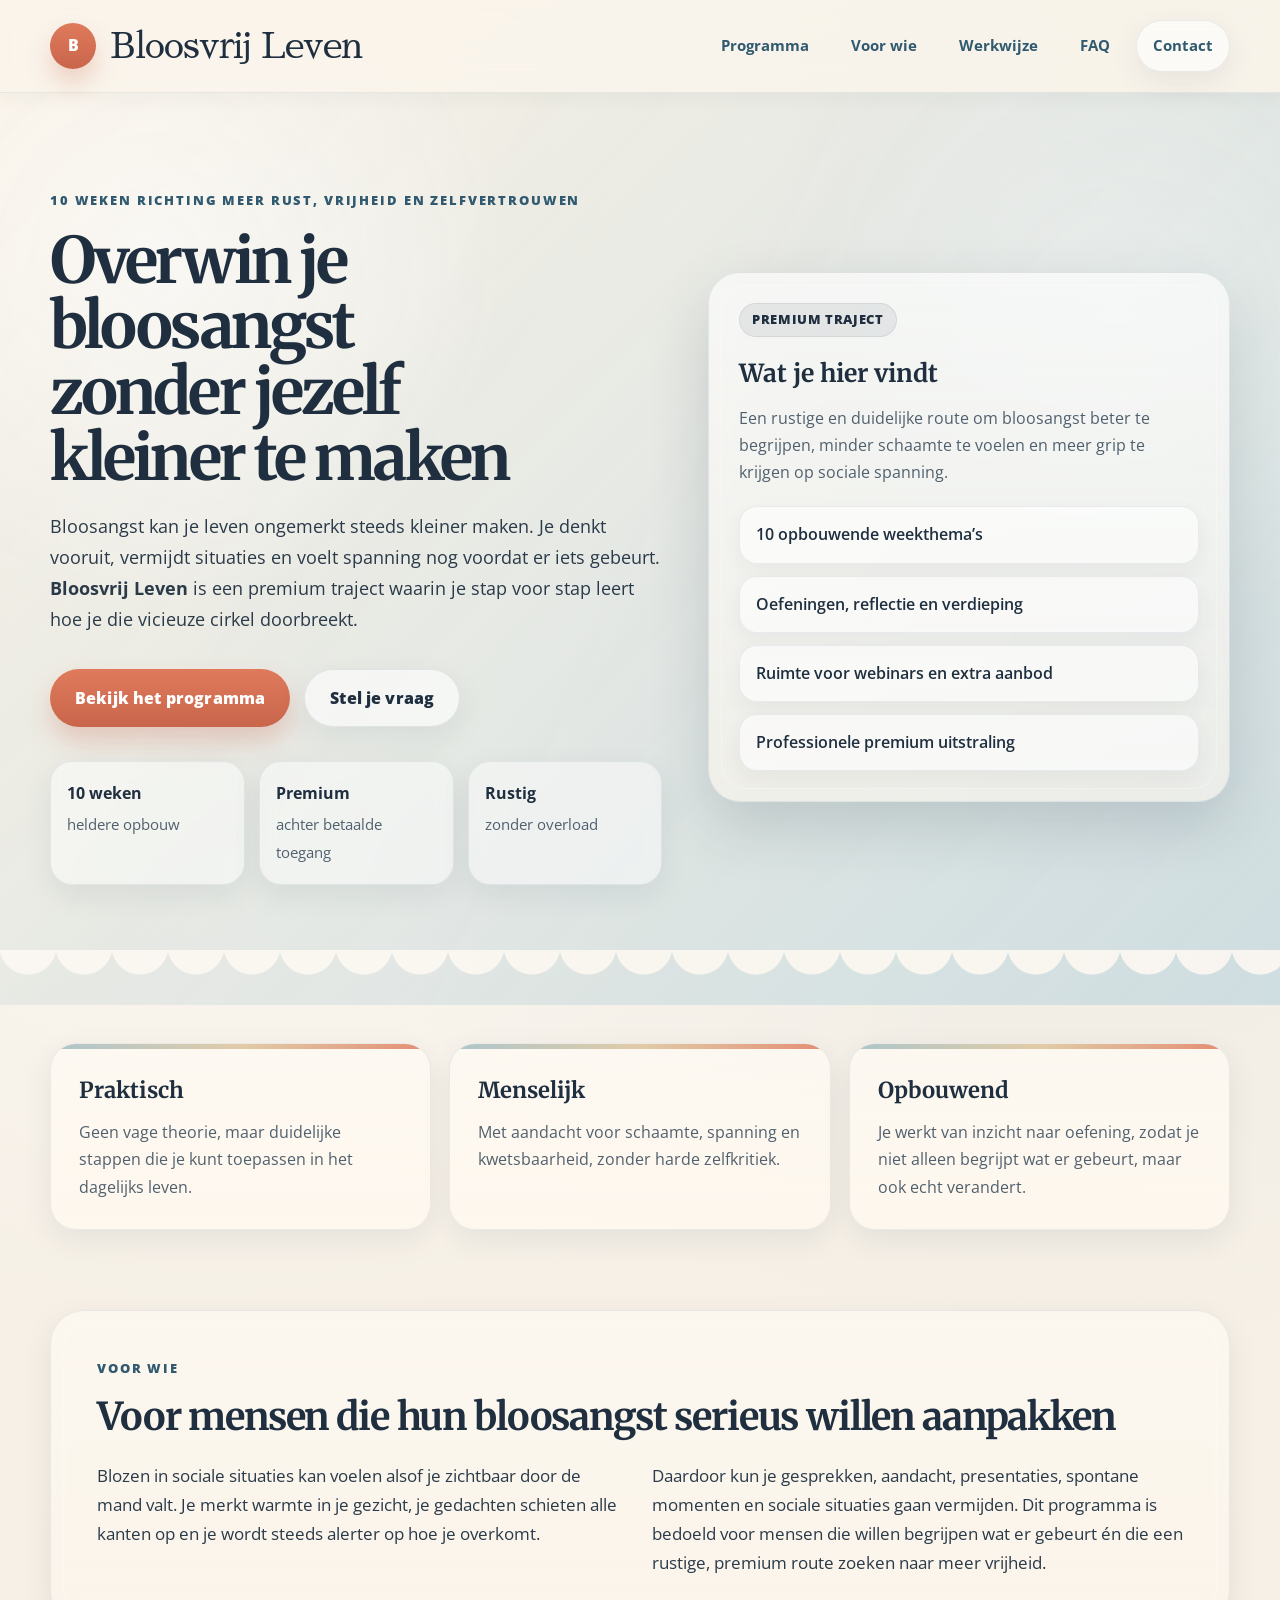
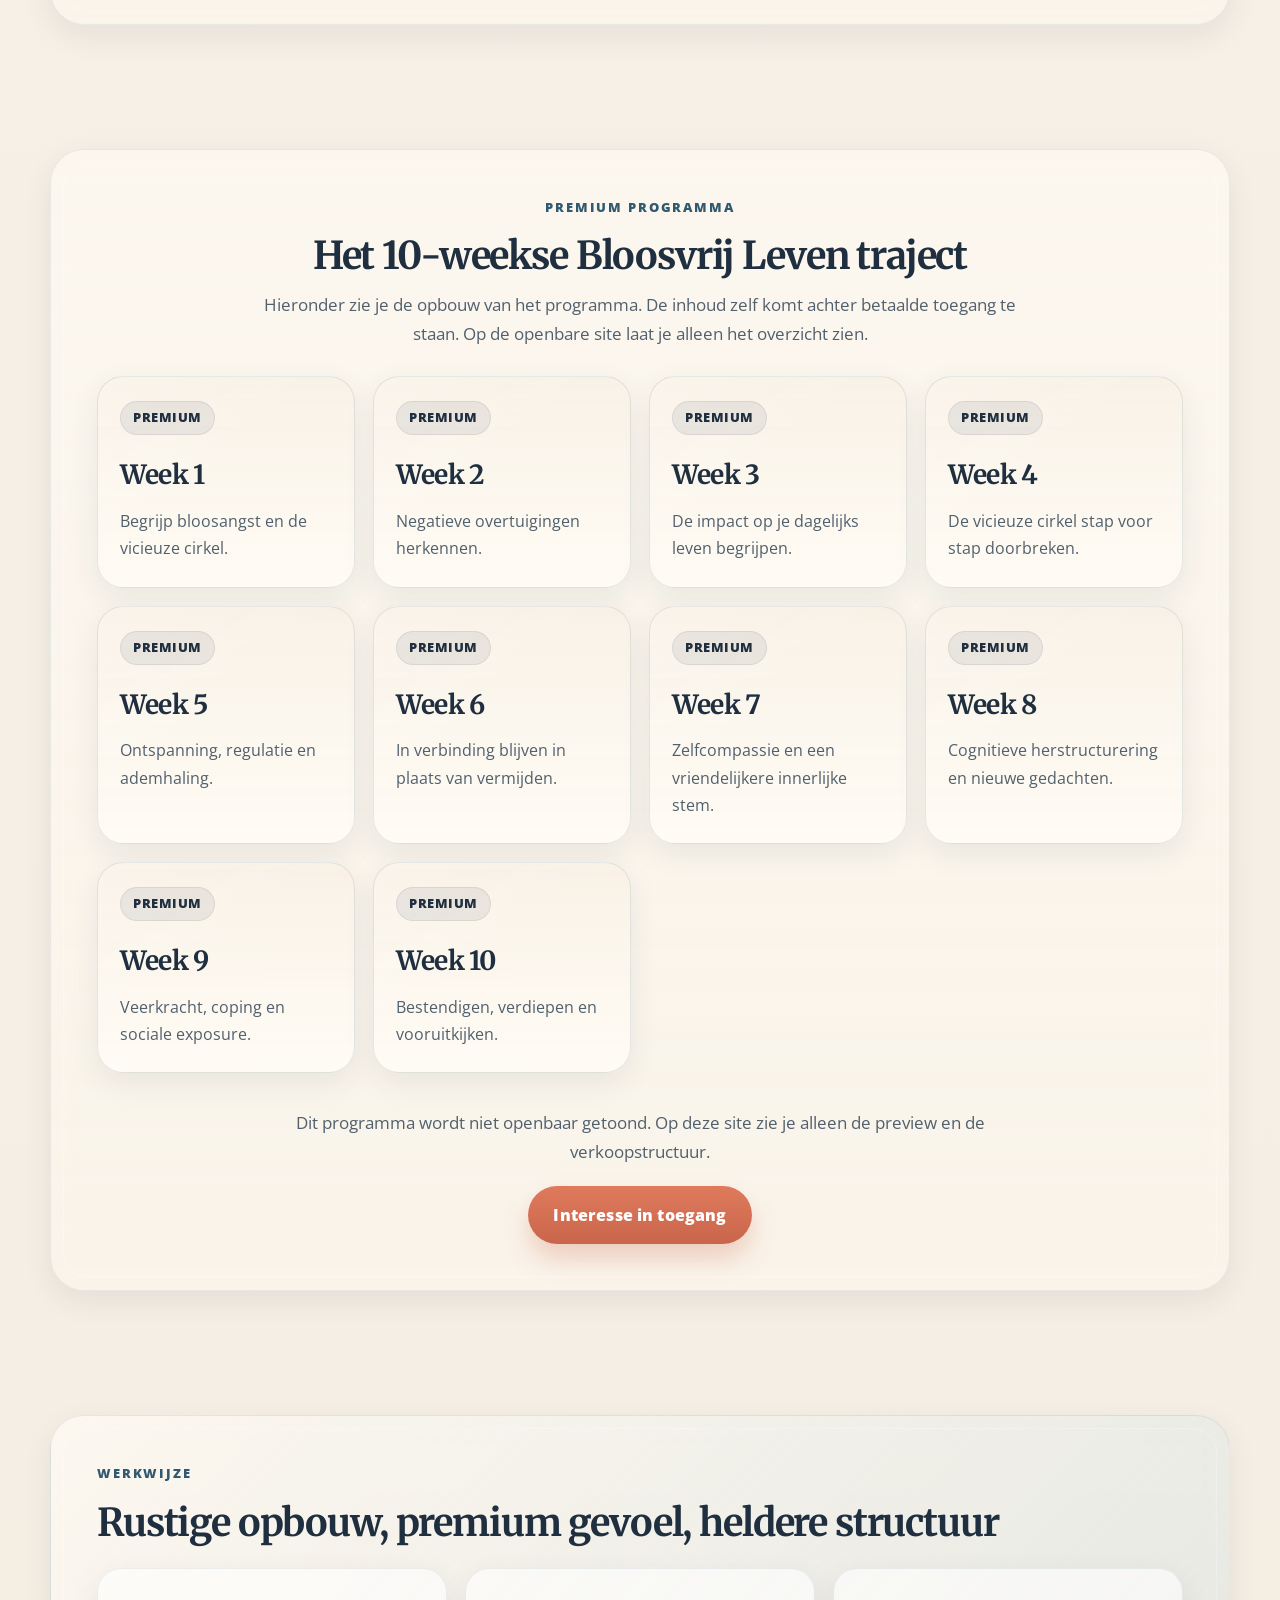
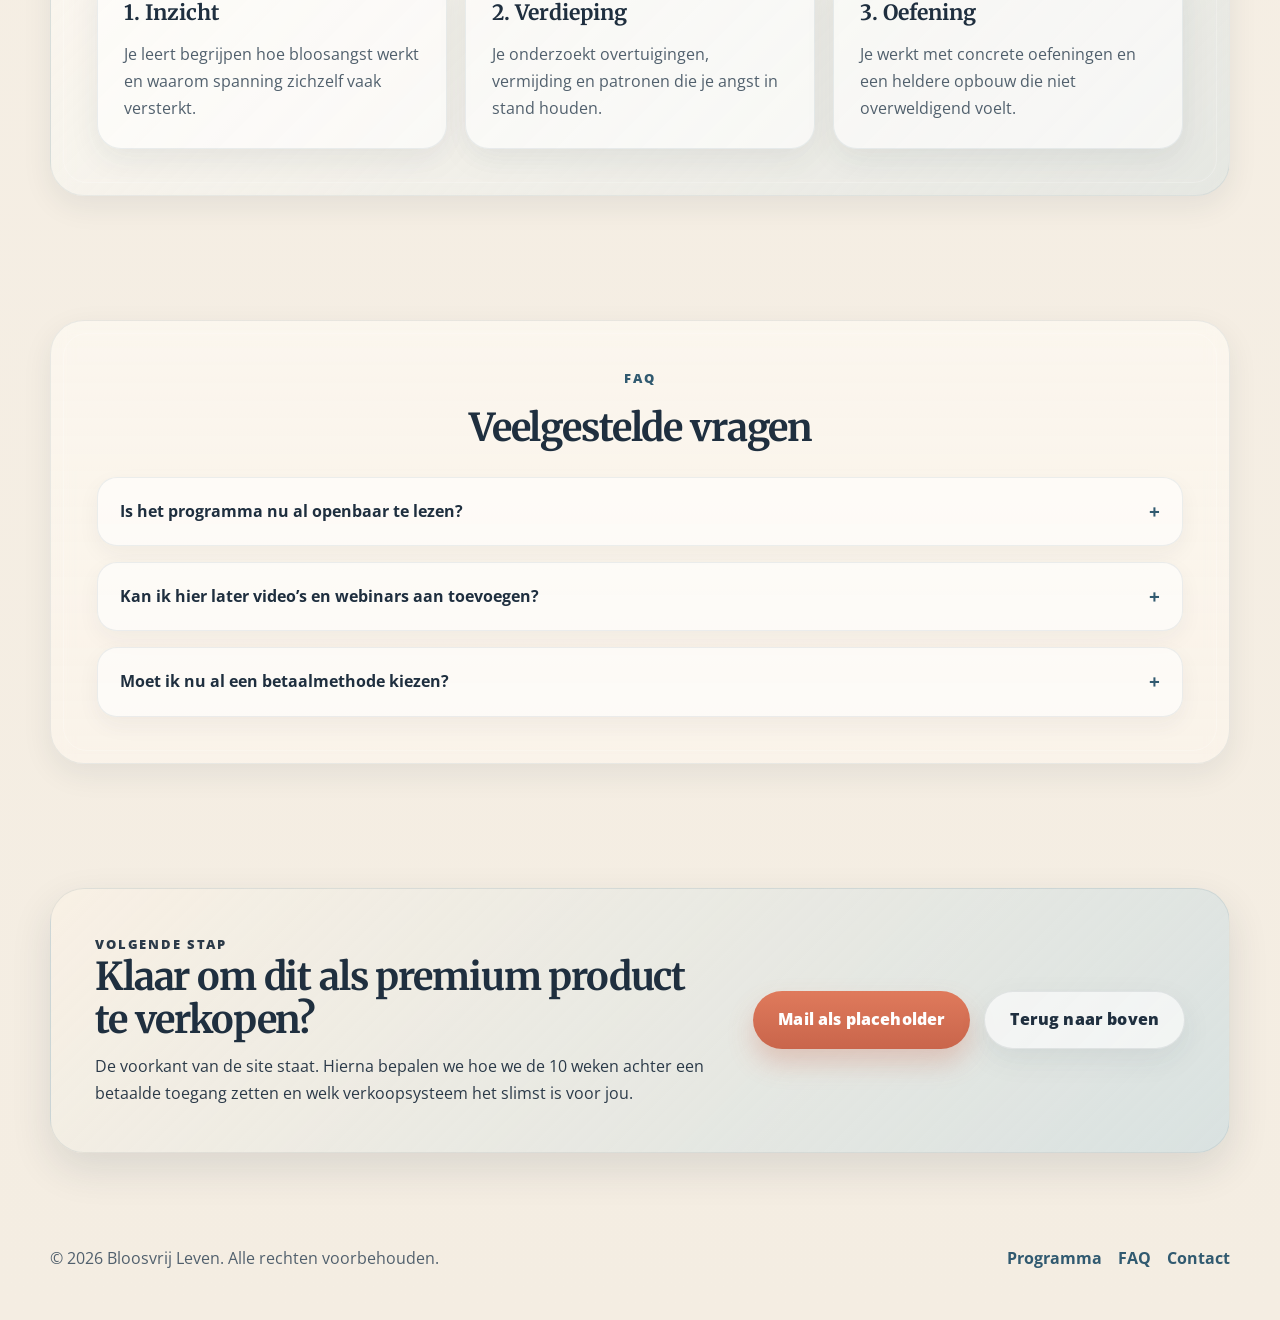
<file: index.html>
<!DOCTYPE html>
<html lang="nl">
<head>
  <meta charset="UTF-8" />
  <meta name="viewport" content="width=device-width, initial-scale=1.0" />
  <title>Bloosvrij Leven | Overwin je bloosangst</title>
  <meta
    name="description"
    content="Bloosvrij Leven helpt je stap voor stap omgaan met bloosangst met een 10-weeks premium programma, webinars en praktische begeleiding."
  />

  <link rel="preconnect" href="https://fonts.googleapis.com" />
  <link rel="preconnect" href="https://fonts.gstatic.com" crossorigin />
  <link
    href="https://fonts.googleapis.com/css2?family=Merriweather:wght@400;700&family=Open+Sans:wght@400;600;700;800&family=Sawarabi+Mincho&display=swap"
    rel="stylesheet"
  />

  <link rel="stylesheet" href="style.css" />
</head>
<body>
  <header class="site-header">
    <div class="container nav-wrap">
      <a href="#top" class="brand" aria-label="Ga naar boven">
        <span class="brand-mark">B</span>
        <span class="brand-text">Bloosvrij Leven</span>
      </a>

      <nav class="main-nav" aria-label="Hoofdnavigatie">
        <a href="#programma">Programma</a>
        <a href="#voor-wie">Voor wie</a>
        <a href="#werkwijze">Werkwijze</a>
        <a href="#faq">FAQ</a>
        <a href="#contact" class="nav-cta">Contact</a>
      </nav>
    </div>
  </header>

  <main id="top">
    <section class="hero">
      <div class="container hero-grid">
        <div class="hero-main">
          <p class="eyebrow">10 weken richting meer rust, vrijheid en zelfvertrouwen</p>

          <h1>Overwin je bloosangst zonder jezelf kleiner te maken</h1>

          <p class="hero-lead">
            Bloosangst kan je leven ongemerkt steeds kleiner maken. Je denkt vooruit,
            vermijdt situaties en voelt spanning nog voordat er iets gebeurt.
            <strong>Bloosvrij Leven</strong> is een premium traject waarin je stap
            voor stap leert hoe je die vicieuze cirkel doorbreekt.
          </p>

          <div class="hero-actions">
            <a href="#programma" class="btn btn-primary">Bekijk het programma</a>
            <a href="#contact" class="btn btn-secondary">Stel je vraag</a>
          </div>

          <div class="hero-trust">
            <div class="trust-item">
              <strong>10 weken</strong>
              <span>heldere opbouw</span>
            </div>
            <div class="trust-item">
              <strong>Premium</strong>
              <span>achter betaalde toegang</span>
            </div>
            <div class="trust-item">
              <strong>Rustig</strong>
              <span>zonder overload</span>
            </div>
          </div>
        </div>

        <aside class="hero-panel" aria-label="Samenvatting van het aanbod">
          <div class="panel-badge">Premium traject</div>
          <h2>Wat je hier vindt</h2>
          <p>
            Een rustige en duidelijke route om bloosangst beter te begrijpen, minder
            schaamte te voelen en meer grip te krijgen op sociale spanning.
          </p>

          <ul class="panel-list">
            <li>10 opbouwende weekthema’s</li>
            <li>Oefeningen, reflectie en verdieping</li>
            <li>Ruimte voor webinars en extra aanbod</li>
            <li>Professionele premium uitstraling</li>
          </ul>
        </aside>
      </div>
    </section>

    <section class="value-strip">
      <div class="container value-grid">
        <article class="value-card">
          <h3>Praktisch</h3>
          <p>
            Geen vage theorie, maar duidelijke stappen die je kunt toepassen in het
            dagelijks leven.
          </p>
        </article>

        <article class="value-card">
          <h3>Menselijk</h3>
          <p>
            Met aandacht voor schaamte, spanning en kwetsbaarheid, zonder harde
            zelfkritiek.
          </p>
        </article>

        <article class="value-card">
          <h3>Opbouwend</h3>
          <p>
            Je werkt van inzicht naar oefening, zodat je niet alleen begrijpt wat er
            gebeurt, maar ook echt verandert.
          </p>
        </article>
      </div>
    </section>

    <section class="content-block" id="voor-wie">
      <div class="container">
        <div class="section-head">
          <p class="eyebrow">Voor wie</p>
          <h2>Voor mensen die hun bloosangst serieus willen aanpakken</h2>
        </div>

        <div class="two-col-text">
          <p>
            Blozen in sociale situaties kan voelen alsof je zichtbaar door de mand
            valt. Je merkt warmte in je gezicht, je gedachten schieten alle kanten
            op en je wordt steeds alerter op hoe je overkomt.
          </p>

          <p>
            Daardoor kun je gesprekken, aandacht, presentaties, spontane momenten en
            sociale situaties gaan vermijden. Dit programma is bedoeld voor mensen die
            willen begrijpen wat er gebeurt én die een rustige, premium route zoeken
            naar meer vrijheid.
          </p>
        </div>
      </div>
    </section>

    <section class="premium-program" id="programma">
      <div class="container">
        <div class="section-head section-head-centered">
          <p class="eyebrow">Premium programma</p>
          <h2>Het 10-weekse Bloosvrij Leven traject</h2>
          <p class="section-intro">
            Hieronder zie je de opbouw van het programma. De inhoud zelf komt achter
            betaalde toegang te staan. Op de openbare site laat je alleen het overzicht
            zien.
          </p>
        </div>

        <div class="program-grid">
          <article class="program-card is-locked">
            <div class="lock-pill">Premium</div>
            <h3>Week 1</h3>
            <p>Begrijp bloosangst en de vicieuze cirkel.</p>
          </article>

          <article class="program-card is-locked">
            <div class="lock-pill">Premium</div>
            <h3>Week 2</h3>
            <p>Negatieve overtuigingen herkennen.</p>
          </article>

          <article class="program-card is-locked">
            <div class="lock-pill">Premium</div>
            <h3>Week 3</h3>
            <p>De impact op je dagelijks leven begrijpen.</p>
          </article>

          <article class="program-card is-locked">
            <div class="lock-pill">Premium</div>
            <h3>Week 4</h3>
            <p>De vicieuze cirkel stap voor stap doorbreken.</p>
          </article>

          <article class="program-card is-locked">
            <div class="lock-pill">Premium</div>
            <h3>Week 5</h3>
            <p>Ontspanning, regulatie en ademhaling.</p>
          </article>

          <article class="program-card is-locked">
            <div class="lock-pill">Premium</div>
            <h3>Week 6</h3>
            <p>In verbinding blijven in plaats van vermijden.</p>
          </article>

          <article class="program-card is-locked">
            <div class="lock-pill">Premium</div>
            <h3>Week 7</h3>
            <p>Zelfcompassie en een vriendelijkere innerlijke stem.</p>
          </article>

          <article class="program-card is-locked">
            <div class="lock-pill">Premium</div>
            <h3>Week 8</h3>
            <p>Cognitieve herstructurering en nieuwe gedachten.</p>
          </article>

          <article class="program-card is-locked">
            <div class="lock-pill">Premium</div>
            <h3>Week 9</h3>
            <p>Veerkracht, coping en sociale exposure.</p>
          </article>

          <article class="program-card is-locked">
            <div class="lock-pill">Premium</div>
            <h3>Week 10</h3>
            <p>Bestendigen, verdiepen en vooruitkijken.</p>
          </article>
        </div>

        <div class="program-cta">
          <p>
            Dit programma wordt niet openbaar getoond. Op deze site zie je alleen de
            preview en de verkoopstructuur.
          </p>
          <a href="#contact" class="btn btn-primary premium-button" data-pay-link="#">
            Interesse in toegang
          </a>
        </div>
      </div>
    </section>

    <section class="content-block alt-block" id="werkwijze">
      <div class="container">
        <div class="section-head">
          <p class="eyebrow">Werkwijze</p>
          <h2>Rustige opbouw, premium gevoel, heldere structuur</h2>
        </div>

        <div class="feature-grid">
          <article class="feature-card">
            <h3>1. Inzicht</h3>
            <p>
              Je leert begrijpen hoe bloosangst werkt en waarom spanning zichzelf vaak
              versterkt.
            </p>
          </article>

          <article class="feature-card">
            <h3>2. Verdieping</h3>
            <p>
              Je onderzoekt overtuigingen, vermijding en patronen die je angst in stand
              houden.
            </p>
          </article>

          <article class="feature-card">
            <h3>3. Oefening</h3>
            <p>
              Je werkt met concrete oefeningen en een heldere opbouw die niet
              overweldigend voelt.
            </p>
          </article>
        </div>
      </div>
    </section>

    <section class="faq-block" id="faq">
      <div class="container">
        <div class="section-head section-head-centered">
          <p class="eyebrow">FAQ</p>
          <h2>Veelgestelde vragen</h2>
        </div>

        <div class="faq-list">
          <details class="faq-item">
            <summary>Is het programma nu al openbaar te lezen?</summary>
            <p>
              Nee. De 10 weken staan straks achter betaalde toegang. De openbare site
              laat alleen de preview en de verkoopstructuur zien.
            </p>
          </details>

          <details class="faq-item">
            <summary>Kan ik hier later video’s en webinars aan toevoegen?</summary>
            <p>
              Ja. Deze stijl is juist zo opgezet dat je er later premium content,
              webinars, coaching of betaalde lessen aan kunt koppelen.
            </p>
          </details>

          <details class="faq-item">
            <summary>Moet ik nu al een betaalmethode kiezen?</summary>
            <p>
              Nog niet. Eerst zetten we de site strak neer. Daarna kiezen we hoe je
              het programma verkoopt.
            </p>
          </details>
        </div>
      </div>
    </section>

    <section class="contact-cta" id="contact">
      <div class="container contact-panel">
        <div>
          <p class="eyebrow">Volgende stap</p>
          <h2>Klaar om dit als premium product te verkopen?</h2>
          <p>
            De voorkant van de site staat. Hierna bepalen we hoe we de 10 weken achter
            een betaalde toegang zetten en welk verkoopsysteem het slimst is voor jou.
          </p>
        </div>

        <div class="contact-actions">
          <a href="mailto:info@bloosvrijleven.nl" class="btn btn-primary">
            Mail als placeholder
          </a>
          <a href="#top" class="btn btn-secondary">
            Terug naar boven
          </a>
        </div>
      </div>
    </section>
  </main>

  <footer class="site-footer">
    <div class="container footer-wrap">
      <p>&copy; <span id="currentYear"></span> Bloosvrij Leven. Alle rechten voorbehouden.</p>
      <p class="footer-links">
        <a href="#programma">Programma</a>
        <a href="#faq">FAQ</a>
        <a href="#contact">Contact</a>
      </p>
    </div>
  </footer>

  <script src="script.js"></script>
</body>
</html>
</file>
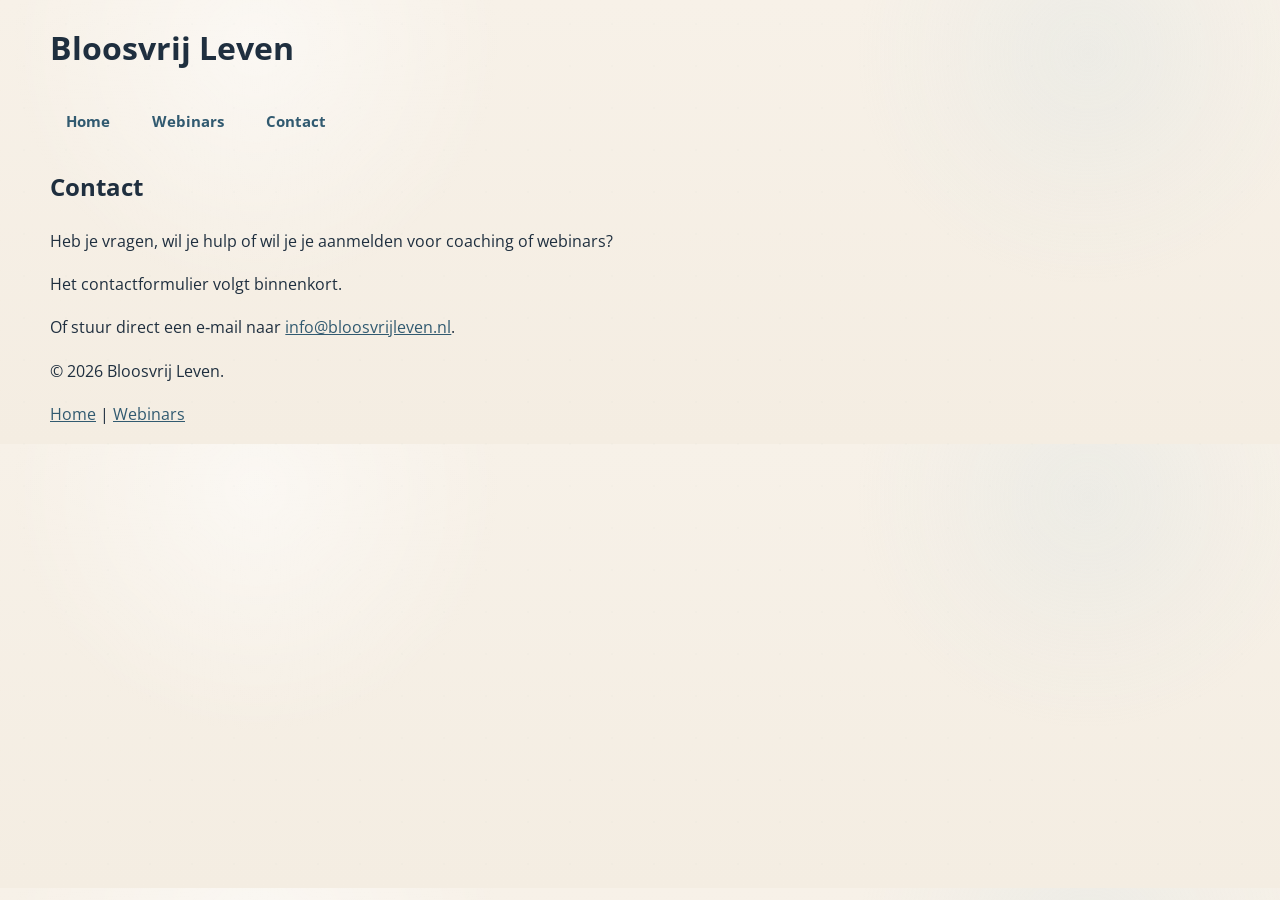
<file: contact.html>
<!DOCTYPE html>
<html lang="nl">
<head>
  <meta charset="UTF-8">
  <meta name="viewport" content="width=device-width, initial-scale=1.0">
  <title>Contact | Bloosvrij Leven</title>
  <link rel="preconnect" href="https://fonts.googleapis.com">
  <link rel="preconnect" href="https://fonts.gstatic.com" crossorigin>
  <link href="https://fonts.googleapis.com/css2?family=Merriweather:wght@400;700&family=Open+Sans:wght@400;600&family=Sawarabi+Mincho&display=swap" rel="stylesheet">
  <link rel="stylesheet" href="style.css">
</head>
<body>
  <header>
    <div class="container">
      <h1 class="site-title">Bloosvrij Leven</h1>
      <nav class="main-nav">
        <a href="index.html">Home</a>
        <a href="webinars.html">Webinars</a>
        <a href="contact.html">Contact</a>
      </nav>
    </div>
  </header>
  <section class="week-content">
    <div class="container">
      <h2>Contact</h2>
      <p>
        Heb je vragen, wil je hulp of wil je je aanmelden voor coaching of webinars?
      </p>
      <p>Het contactformulier volgt binnenkort.</p>
      <p style="margin-top:1rem;">
        Of stuur direct een e‑mail naar
        <a href="mailto:info@bloosvrijleven.nl">info@bloosvrijleven.nl</a>.
      </p>
    </div>
  </section>
  <footer>
    <div class="container">
      <p>&copy; 2026 Bloosvrij Leven.</p>
      <p><a href="index.html">Home</a> | <a href="webinars.html">Webinars</a></p>
    </div>
  </footer>
  <script src="script.js"></script>
</body>
</html>
</file>
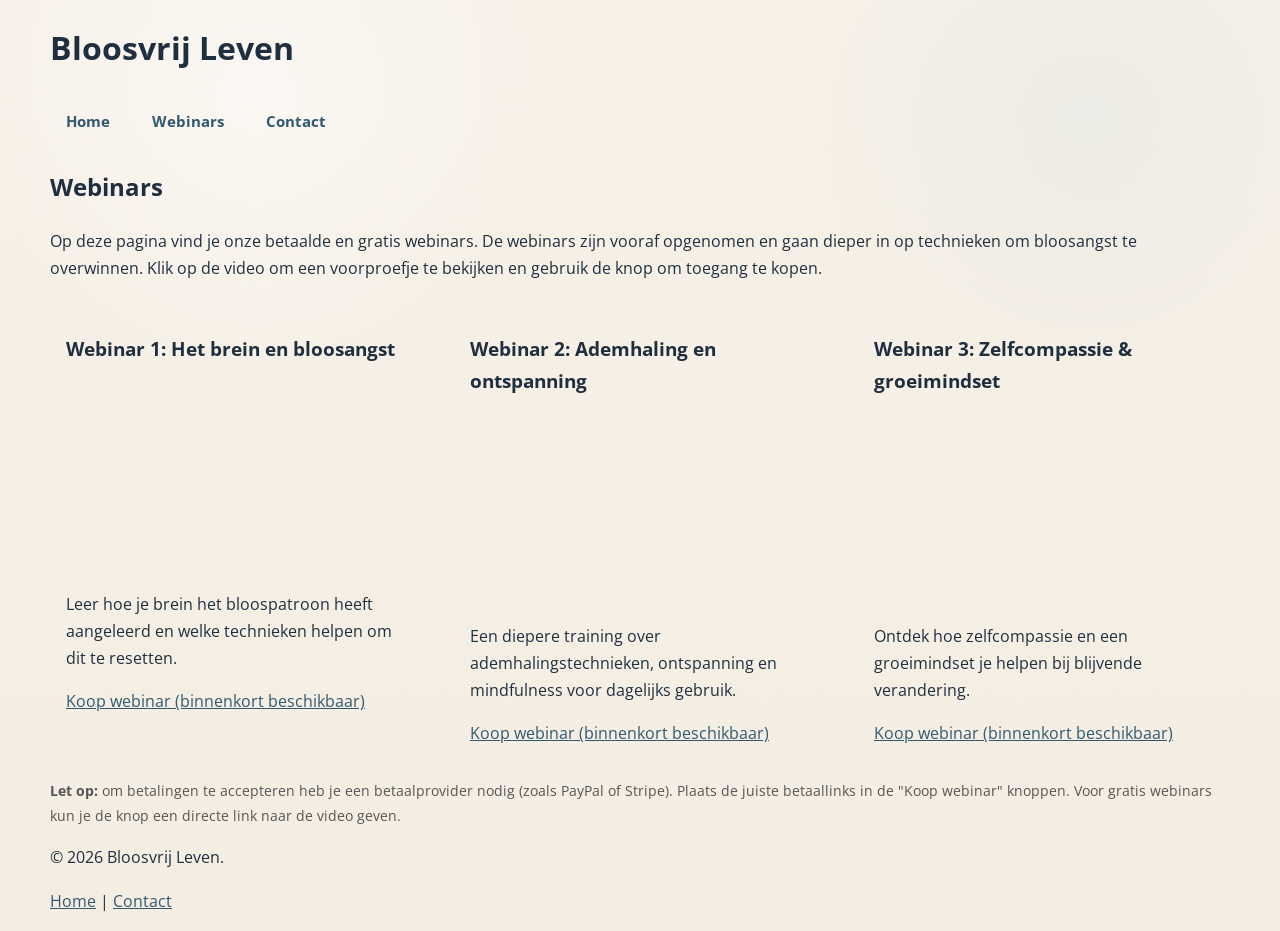
<file: webinars.html>
<!DOCTYPE html>
<html lang="nl">
<head>
  <meta charset="UTF-8">
  <meta name="viewport" content="width=device-width, initial-scale=1.0">
  <title>Webinars | Bloosvrij Leven</title>
  <link rel="preconnect" href="https://fonts.googleapis.com">
  <link rel="preconnect" href="https://fonts.gstatic.com" crossorigin>
  <link href="https://fonts.googleapis.com/css2?family=Merriweather:wght@400;700&family=Open+Sans:wght@400;600&family=Sawarabi+Mincho&display=swap" rel="stylesheet">
  <link rel="stylesheet" href="style.css">
</head>
<body>
  <header>
    <div class="container">
      <h1 class="site-title">Bloosvrij Leven</h1>
      <nav class="main-nav">
        <a href="index.html">Home</a>
        <a href="webinars.html">Webinars</a>
        <a href="contact.html">Contact</a>
      </nav>
    </div>
  </header>
  <section class="week-content">
    <div class="container">
      <h2>Webinars</h2>
      <p>
        Op deze pagina vind je onze betaalde en gratis webinars. De webinars zijn vooraf opgenomen en gaan dieper in op technieken om bloosangst te overwinnen. Klik op de video om een voorproefje te bekijken en gebruik de knop om toegang te kopen.
      </p>
      <div style="display:flex; flex-wrap:wrap; gap:2rem;">
        <!-- Webinar 1 -->
        <div style="flex:1 1 300px; background-color:var(--color-primary); border:1px solid var(--color-secondary); border-radius:0.5rem; padding:1rem;">
          <h3>Webinar 1: Het brein en bloosangst</h3>
          <!-- Vervang onderstaande iframe door een eigen videolink, bijvoorbeeld een gehoste YouTube- of Vimeo-video -->
          <div style="position:relative; padding-bottom:56.25%; height:0; overflow:hidden;">
            <iframe src="https://www.youtube.com/embed/VIDEO-ID" title="Voorbeeldwebinar" frameborder="0" allowfullscreen style="position:absolute; top:0; left:0; width:100%; height:100%;"></iframe>
          </div>
          <p>Leer hoe je brein het bloospatroon heeft aangeleerd en welke technieken helpen om dit te resetten.</p>
          <a href="#" class="cta-link">Koop webinar (binnenkort beschikbaar)</a>
        </div>
        <!-- Webinar 2 -->
        <div style="flex:1 1 300px; background-color:var(--color-primary); border:1px solid var(--color-secondary); border-radius:0.5rem; padding:1rem;">
          <h3>Webinar 2: Ademhaling en ontspanning</h3>
          <div style="position:relative; padding-bottom:56.25%; height:0; overflow:hidden;">
            <iframe src="https://www.youtube.com/embed/VIDEO-ID" title="Voorbeeldwebinar" frameborder="0" allowfullscreen style="position:absolute; top:0; left:0; width:100%; height:100%;"></iframe>
          </div>
          <p>Een diepere training over ademhalingstechnieken, ontspanning en mindfulness voor dagelijks gebruik.</p>
          <a href="#" class="cta-link">Koop webinar (binnenkort beschikbaar)</a>
        </div>
        <!-- Webinar 3 -->
        <div style="flex:1 1 300px; background-color:var(--color-primary); border:1px solid var(--color-secondary); border-radius:0.5rem; padding:1rem;">
          <h3>Webinar 3: Zelfcompassie &amp; groeimindset</h3>
          <div style="position:relative; padding-bottom:56.25%; height:0; overflow:hidden;">
            <iframe src="https://www.youtube.com/embed/VIDEO-ID" title="Voorbeeldwebinar" frameborder="0" allowfullscreen style="position:absolute; top:0; left:0; width:100%; height:100%;"></iframe>
          </div>
          <p>Ontdek hoe zelfcompassie en een groeimindset je helpen bij blijvende verandering.</p>
          <a href="#" class="cta-link">Koop webinar (binnenkort beschikbaar)</a>
        </div>
      </div>
      <p style="font-size:0.9rem; color:#555; margin-top:1rem;">
        <strong>Let op:</strong> om betalingen te accepteren heb je een betaalprovider nodig (zoals PayPal of Stripe). Plaats de juiste betaallinks in de "Koop webinar" knoppen. Voor gratis webinars kun je de knop een directe link naar de video geven.
      </p>
    </div>
  </section>
  <footer>
    <div class="container">
      <p>&copy; 2026 Bloosvrij Leven.</p>
      <p><a href="index.html">Home</a> | <a href="contact.html">Contact</a></p>
    </div>
  </footer>
  <script src="script.js"></script>
</body>
</html>
</file>
<file: style.css>
:root {
  --bg: #f6efe5;
  --bg-soft: #fbf7f1;
  --paper: rgba(255, 250, 244, 0.72);
  --paper-strong: rgba(255, 248, 239, 0.92);
  --ink: #1f2f3f;
  --ink-soft: #51606d;
  --line: rgba(97, 131, 145, 0.18);

  --sea: #c9dbe0;
  --sea-deep: #9ebcc5;
  --indigo: #315a70;
  --coral: #df7a5c;
  --coral-deep: #c9654b;
  --sand: #dcc39a;
  --mist: rgba(255, 255, 255, 0.45);

  --shadow-soft: 0 10px 30px rgba(31, 47, 63, 0.08);
  --shadow-medium: 0 16px 40px rgba(31, 47, 63, 0.12);
  --shadow-strong: 0 24px 60px rgba(31, 47, 63, 0.16);

  --radius-xl: 34px;
  --radius-lg: 26px;
  --radius-md: 18px;
  --radius-sm: 12px;

  --max-width: 1180px;
  --transition: 260ms ease;
}

* {
  box-sizing: border-box;
}

html {
  scroll-behavior: smooth;
}

body {
  margin: 0;
  min-width: 320px;
  font-family: "Open Sans", sans-serif;
  color: var(--ink);
  line-height: 1.7;
  background:
    radial-gradient(circle at 20% 10%, rgba(255,255,255,0.50) 0, transparent 22%),
    radial-gradient(circle at 85% 12%, rgba(201,219,224,0.22) 0, transparent 20%),
    linear-gradient(180deg, #f7f1e8 0%, #f4ede2 100%);
  position: relative;
  overflow-x: hidden;
}

/* subtiele papier/print-sfeer */
body::before {
  content: "";
  position: fixed;
  inset: 0;
  pointer-events: none;
  opacity: 0.42;
  background-image:
    radial-gradient(circle at 24px 24px, rgba(49, 90, 112, 0.035) 1.2px, transparent 1.6px),
    radial-gradient(circle at 0 0, rgba(223, 122, 92, 0.028) 1px, transparent 1.4px);
  background-size: 42px 42px, 30px 30px;
  z-index: 0;
}

img {
  max-width: 100%;
  display: block;
}

a {
  color: var(--indigo);
}

.container {
  width: min(var(--max-width), calc(100% - 48px));
  margin: 0 auto;
  position: relative;
  z-index: 1;
}

/* HEADER */
.site-header {
  position: sticky;
  top: 0;
  z-index: 1000;
  backdrop-filter: blur(18px);
  background: rgba(250, 244, 235, 0.72);
  border-bottom: 1px solid rgba(97, 131, 145, 0.12);
  box-shadow: 0 6px 18px rgba(31, 47, 63, 0.04);
}

.nav-wrap {
  min-height: 92px;
  display: flex;
  align-items: center;
  justify-content: space-between;
  gap: 24px;
}

.brand {
  display: inline-flex;
  align-items: center;
  gap: 14px;
  text-decoration: none;
  color: var(--ink);
}

.brand-mark {
  width: 46px;
  height: 46px;
  border-radius: 50%;
  display: grid;
  place-items: center;
  background:
    linear-gradient(180deg, var(--coral) 0%, var(--coral-deep) 100%);
  color: white;
  font-weight: 800;
  box-shadow: 0 14px 24px rgba(201, 101, 75, 0.26);
}

.brand-text {
  font-family: "Sawarabi Mincho", serif;
  font-size: clamp(1.7rem, 2.8vw, 2.8rem);
  letter-spacing: -0.03em;
}

.main-nav {
  display: flex;
  align-items: center;
  flex-wrap: wrap;
  gap: 10px;
}

.main-nav a {
  text-decoration: none;
  color: var(--indigo);
  font-weight: 700;
  font-size: 0.96rem;
  padding: 12px 16px;
  border-radius: 999px;
  transition:
    transform var(--transition),
    color var(--transition),
    background-color var(--transition),
    box-shadow var(--transition);
}

.main-nav a:hover {
  transform: translateY(-1px);
  background: rgba(158, 188, 197, 0.18);
  color: var(--ink);
}

.main-nav .nav-cta {
  background: rgba(255,255,255,0.58);
  border: 1px solid rgba(31, 47, 63, 0.08);
  box-shadow: var(--shadow-soft);
}

/* HERO */
.hero {
  position: relative;
  overflow: hidden;
  padding: 96px 0 120px;
  background:
    radial-gradient(circle at 12% 18%, rgba(255,255,255,0.58) 0, transparent 26%),
    radial-gradient(circle at 88% 24%, rgba(255,255,255,0.28) 0, transparent 24%),
    linear-gradient(135deg, rgba(248, 240, 228, 0.96) 0%, rgba(201, 219, 224, 0.88) 100%);
}

.hero::before {
  content: "";
  position: absolute;
  inset: 0;
  opacity: 0.5;
  pointer-events: none;
  background:
    linear-gradient(115deg, transparent 0%, rgba(255,255,255,0.10) 48%, transparent 52%, transparent 100%);
}

/* decoratieve golf onderaan */
.hero::after {
  content: "";
  position: absolute;
  left: 0;
  right: 0;
  bottom: -1px;
  height: 56px;
  background:
    radial-gradient(circle at 28px -4px, var(--bg-soft) 28px, transparent 29px) repeat-x;
  background-size: 56px 56px;
  opacity: 0.95;
}

.hero-grid {
  display: grid;
  grid-template-columns: 1.08fr 0.92fr;
  gap: 46px;
  align-items: center;
}

.eyebrow {
  margin: 0 0 16px;
  font-size: 0.83rem;
  font-weight: 800;
  letter-spacing: 0.14em;
  text-transform: uppercase;
  color: var(--indigo);
}

.hero-main h1 {
  margin: 0 0 20px;
  max-width: 11ch;
  font-family: "Merriweather", serif;
  font-size: clamp(2.6rem, 5vw, 5rem);
  line-height: 1.03;
  letter-spacing: -0.045em;
  color: var(--ink);
}

.hero-lead {
  margin: 0;
  max-width: 700px;
  font-size: 1.14rem;
  color: rgba(31, 47, 63, 0.94);
}

.hero-actions {
  display: flex;
  flex-wrap: wrap;
  gap: 14px;
  margin-top: 34px;
}

.hero-trust {
  display: grid;
  grid-template-columns: repeat(3, minmax(0, 1fr));
  gap: 14px;
  margin-top: 34px;
}

.trust-item {
  padding: 18px 16px;
  border-radius: 22px;
  background: rgba(255,255,255,0.46);
  border: 1px solid rgba(97, 131, 145, 0.12);
  box-shadow: var(--shadow-soft);
  backdrop-filter: blur(8px);
}

.trust-item strong {
  display: block;
  margin-bottom: 4px;
  font-size: 1rem;
  color: var(--ink);
}

.trust-item span {
  color: var(--ink-soft);
  font-size: 0.92rem;
}

.hero-panel {
  position: relative;
  padding: 30px;
  border-radius: 32px;
  background:
    linear-gradient(180deg, rgba(255,255,255,0.62) 0%, rgba(255,248,239,0.54) 100%);
  border: 1px solid rgba(97, 131, 145, 0.14);
  box-shadow: var(--shadow-strong);
  backdrop-filter: blur(14px);
}

.hero-panel::before {
  content: "";
  position: absolute;
  inset: 12px;
  border-radius: 24px;
  border: 1px solid rgba(255,255,255,0.30);
  pointer-events: none;
}

.panel-badge {
  display: inline-flex;
  align-items: center;
  min-height: 34px;
  padding: 0 12px;
  border-radius: 999px;
  background: rgba(31, 47, 63, 0.08);
  border: 1px solid rgba(31, 47, 63, 0.08);
  font-size: 0.8rem;
  font-weight: 800;
  letter-spacing: 0.05em;
  text-transform: uppercase;
  margin-bottom: 16px;
}

.hero-panel h2 {
  margin: 0 0 10px;
  font-family: "Merriweather", serif;
  font-size: 1.55rem;
}

.hero-panel p {
  margin: 0;
  color: var(--ink-soft);
}

.panel-list {
  margin: 20px 0 0;
  padding: 0;
  list-style: none;
  display: grid;
  gap: 12px;
}

.panel-list li {
  padding: 14px 16px;
  border-radius: 18px;
  background: rgba(255,255,255,0.58);
  border: 1px solid rgba(97, 131, 145, 0.12);
  box-shadow: 0 8px 20px rgba(31, 47, 63, 0.05);
  font-weight: 600;
  color: var(--ink);
}

/* BUTTONS */
.btn {
  display: inline-flex;
  align-items: center;
  justify-content: center;
  min-height: 58px;
  padding: 0 25px;
  border-radius: 999px;
  text-decoration: none;
  font-weight: 800;
  letter-spacing: 0.01em;
  transition:
    transform var(--transition),
    box-shadow var(--transition),
    background-color var(--transition),
    color var(--transition),
    border-color var(--transition);
}

.btn:hover {
  transform: translateY(-2px);
}

.btn-primary {
  background:
    linear-gradient(180deg, var(--coral) 0%, var(--coral-deep) 100%);
  color: white;
  box-shadow: 0 14px 26px rgba(201, 101, 75, 0.28);
}

.btn-primary:hover {
  box-shadow: 0 18px 34px rgba(201, 101, 75, 0.34);
}

.btn-secondary {
  background: rgba(255,255,255,0.6);
  color: var(--ink);
  border: 1px solid rgba(31, 47, 63, 0.09);
  box-shadow: var(--shadow-soft);
}

/* VALUE STRIP */
.value-strip {
  padding: 38px 0 18px;
}

.value-grid {
  display: grid;
  grid-template-columns: repeat(3, 1fr);
  gap: 18px;
}

.value-card {
  position: relative;
  overflow: hidden;
  background:
    linear-gradient(180deg, rgba(255,251,244,0.72) 0%, rgba(255,248,239,0.88) 100%);
  border: 1px solid rgba(97, 131, 145, 0.12);
  border-radius: var(--radius-lg);
  padding: 28px;
  box-shadow: var(--shadow-soft);
}

.value-card::before {
  content: "";
  position: absolute;
  top: 0;
  left: 0;
  width: 100%;
  height: 5px;
  background:
    linear-gradient(90deg, var(--sea-deep) 0%, var(--sand) 50%, var(--coral) 100%);
  opacity: 0.85;
}

.value-card h3 {
  margin: 0 0 10px;
  font-family: "Merriweather", serif;
  font-size: 1.38rem;
}

.value-card p {
  margin: 0;
  color: var(--ink-soft);
}

/* SECTIONS */
.content-block,
.premium-program,
.faq-block,
.contact-cta {
  padding: 62px 0;
}

.content-block .container,
.premium-program .container,
.faq-block .container {
  position: relative;
  background:
    linear-gradient(180deg, rgba(255,251,244,0.62) 0%, rgba(255,248,239,0.52) 100%);
  border: 1px solid rgba(97, 131, 145, 0.12);
  border-radius: 34px;
  padding: 46px;
  box-shadow: var(--shadow-soft);
  backdrop-filter: blur(10px);
}

.content-block .container::before,
.premium-program .container::before,
.faq-block .container::before {
  content: "";
  position: absolute;
  inset: 12px;
  border-radius: 24px;
  border: 1px solid rgba(255,255,255,0.22);
  pointer-events: none;
}

.alt-block .container {
  background:
    linear-gradient(135deg, rgba(255,251,244,0.7) 0%, rgba(201,219,224,0.34) 100%);
}

.section-head {
  margin-bottom: 24px;
  position: relative;
  z-index: 1;
}

.section-head-centered {
  text-align: center;
}

.section-head h2 {
  margin: 0;
  font-family: "Merriweather", serif;
  font-size: clamp(2rem, 3vw, 3.15rem);
  line-height: 1.12;
  letter-spacing: -0.03em;
}

.section-intro {
  max-width: 780px;
  margin: 14px auto 0;
  color: var(--ink-soft);
  font-size: 1.05rem;
}

.two-col-text {
  position: relative;
  z-index: 1;
  display: grid;
  grid-template-columns: repeat(2, 1fr);
  gap: 24px;
}

.two-col-text p {
  margin: 0;
  font-size: 1.06rem;
  color: rgba(31, 47, 63, 0.95);
}

/* PROGRAM */
.program-grid {
  position: relative;
  z-index: 1;
  display: grid;
  grid-template-columns: repeat(4, 1fr);
  gap: 18px;
  margin-top: 28px;
}

.program-card {
  position: relative;
  overflow: hidden;
  min-height: 196px;
  padding: 24px 22px;
  border-radius: 26px;
  background:
    linear-gradient(180deg, rgba(248,240,228,0.92) 0%, rgba(255,251,244,0.98) 100%);
  border: 1px solid rgba(97, 131, 145, 0.16);
  box-shadow: var(--shadow-soft);
  transition:
    transform var(--transition),
    box-shadow var(--transition),
    border-color var(--transition);
}

.program-card::before {
  content: "";
  position: absolute;
  inset: 0;
  background:
    linear-gradient(140deg, rgba(255,255,255,0.18) 0%, transparent 45%);
  pointer-events: none;
}

.program-card:hover {
  transform: translateY(-6px);
  box-shadow: var(--shadow-medium);
  border-color: rgba(97, 131, 145, 0.24);
}

.program-card h3 {
  margin: 18px 0 10px;
  font-family: "Merriweather", serif;
  font-size: 1.65rem;
  letter-spacing: -0.03em;
  color: var(--ink);
  position: relative;
  z-index: 1;
}

.program-card p {
  margin: 0;
  color: var(--ink-soft);
  position: relative;
  z-index: 1;
}

.is-locked::after {
  content: "";
  position: absolute;
  inset: 0;
  border-radius: 26px;
  background:
    linear-gradient(180deg, rgba(255,255,255,0.02) 0%, rgba(255,255,255,0.09) 100%);
  pointer-events: none;
}

.lock-pill {
  position: relative;
  z-index: 1;
  display: inline-flex;
  align-items: center;
  min-height: 34px;
  padding: 0 12px;
  border-radius: 999px;
  background: rgba(31, 47, 63, 0.08);
  border: 1px solid rgba(31, 47, 63, 0.08);
  font-size: 0.8rem;
  font-weight: 800;
  letter-spacing: 0.04em;
  text-transform: uppercase;
}

.program-cta {
  position: relative;
  z-index: 1;
  margin-top: 36px;
  text-align: center;
}

.program-cta p {
  max-width: 720px;
  margin: 0 auto 20px;
  color: var(--ink-soft);
  font-size: 1.05rem;
}

/* FEATURES */
.feature-grid {
  position: relative;
  z-index: 1;
  display: grid;
  grid-template-columns: repeat(3, 1fr);
  gap: 18px;
}

.feature-card {
  background: rgba(255,255,255,0.6);
  border: 1px solid rgba(97, 131, 145, 0.12);
  border-radius: 24px;
  padding: 26px;
  box-shadow: var(--shadow-soft);
}

.feature-card h3 {
  margin: 0 0 10px;
  font-family: "Merriweather", serif;
  font-size: 1.32rem;
}

.feature-card p {
  margin: 0;
  color: var(--ink-soft);
}

/* FAQ */
.faq-list {
  position: relative;
  z-index: 1;
  display: grid;
  gap: 16px;
  margin-top: 28px;
}

.faq-item {
  background: rgba(255,255,255,0.58);
  border: 1px solid rgba(97, 131, 145, 0.12);
  border-radius: 20px;
  overflow: hidden;
  box-shadow: 0 8px 22px rgba(31, 47, 63, 0.05);
}

.faq-item summary {
  cursor: pointer;
  list-style: none;
  padding: 20px 22px;
  font-weight: 700;
  position: relative;
}

.faq-item summary::-webkit-details-marker {
  display: none;
}

.faq-item summary::after {
  content: "+";
  position: absolute;
  right: 22px;
  top: 50%;
  transform: translateY(-50%);
  color: var(--indigo);
  font-size: 1.2rem;
  font-weight: 700;
}

.faq-item[open] summary::after {
  content: "–";
}

.faq-item p {
  margin: 0;
  padding: 0 22px 22px;
  color: var(--ink-soft);
}

/* CONTACT */
.contact-panel {
  display: grid;
  grid-template-columns: 1.15fr 0.85fr;
  gap: 28px;
  align-items: center;
  background:
    linear-gradient(135deg, rgba(248,240,228,0.96) 0%, rgba(201,219,224,0.62) 100%);
  border: 1px solid rgba(97, 131, 145, 0.14);
  border-radius: 34px;
  padding: 44px;
  box-shadow: var(--shadow-medium);
}

.contact-panel h2 {
  margin: 0 0 12px;
  font-family: "Merriweather", serif;
  font-size: clamp(1.95rem, 3vw, 2.9rem);
  line-height: 1.12;
  letter-spacing: -0.03em;
}

.contact-panel p {
  margin: 0;
  color: rgba(31, 47, 63, 0.94);
}

.contact-actions {
  display: flex;
  flex-wrap: wrap;
  gap: 14px;
  justify-content: flex-end;
}

/* FOOTER */
.site-footer {
  padding: 30px 0 48px;
}

.footer-wrap {
  display: flex;
  justify-content: space-between;
  align-items: center;
  gap: 20px;
  color: var(--ink-soft);
}

.footer-wrap p {
  margin: 0;
}

.footer-links {
  display: flex;
  gap: 16px;
  flex-wrap: wrap;
}

.footer-links a {
  text-decoration: none;
  font-weight: 700;
}

/* RESPONSIVE */
@media (max-width: 1100px) {
  .hero-grid,
  .contact-panel {
    grid-template-columns: 1fr;
  }

  .program-grid {
    grid-template-columns: repeat(2, 1fr);
  }

  .contact-actions {
    justify-content: flex-start;
  }
}

@media (max-width: 860px) {
  .nav-wrap {
    min-height: auto;
    padding: 18px 0;
    flex-direction: column;
    align-items: flex-start;
  }

  .value-grid,
  .two-col-text,
  .feature-grid,
  .hero-trust {
    grid-template-columns: 1fr;
  }
}

@media (max-width: 700px) {
  .container {
    width: min(var(--max-width), calc(100% - 28px));
  }

  .content-block .container,
  .premium-program .container,
  .faq-block .container,
  .contact-panel {
    padding: 28px;
    border-radius: 24px;
  }

  .hero {
    padding: 68px 0 104px;
  }

  .hero-main h1 {
    max-width: none;
  }

  .program-grid {
    grid-template-columns: 1fr;
  }

  .btn {
    width: 100%;
  }

  .hero-actions,
  .contact-actions {
    flex-direction: column;
  }

  .footer-wrap {
    flex-direction: column;
    align-items: flex-start;
  }
}
</file>
